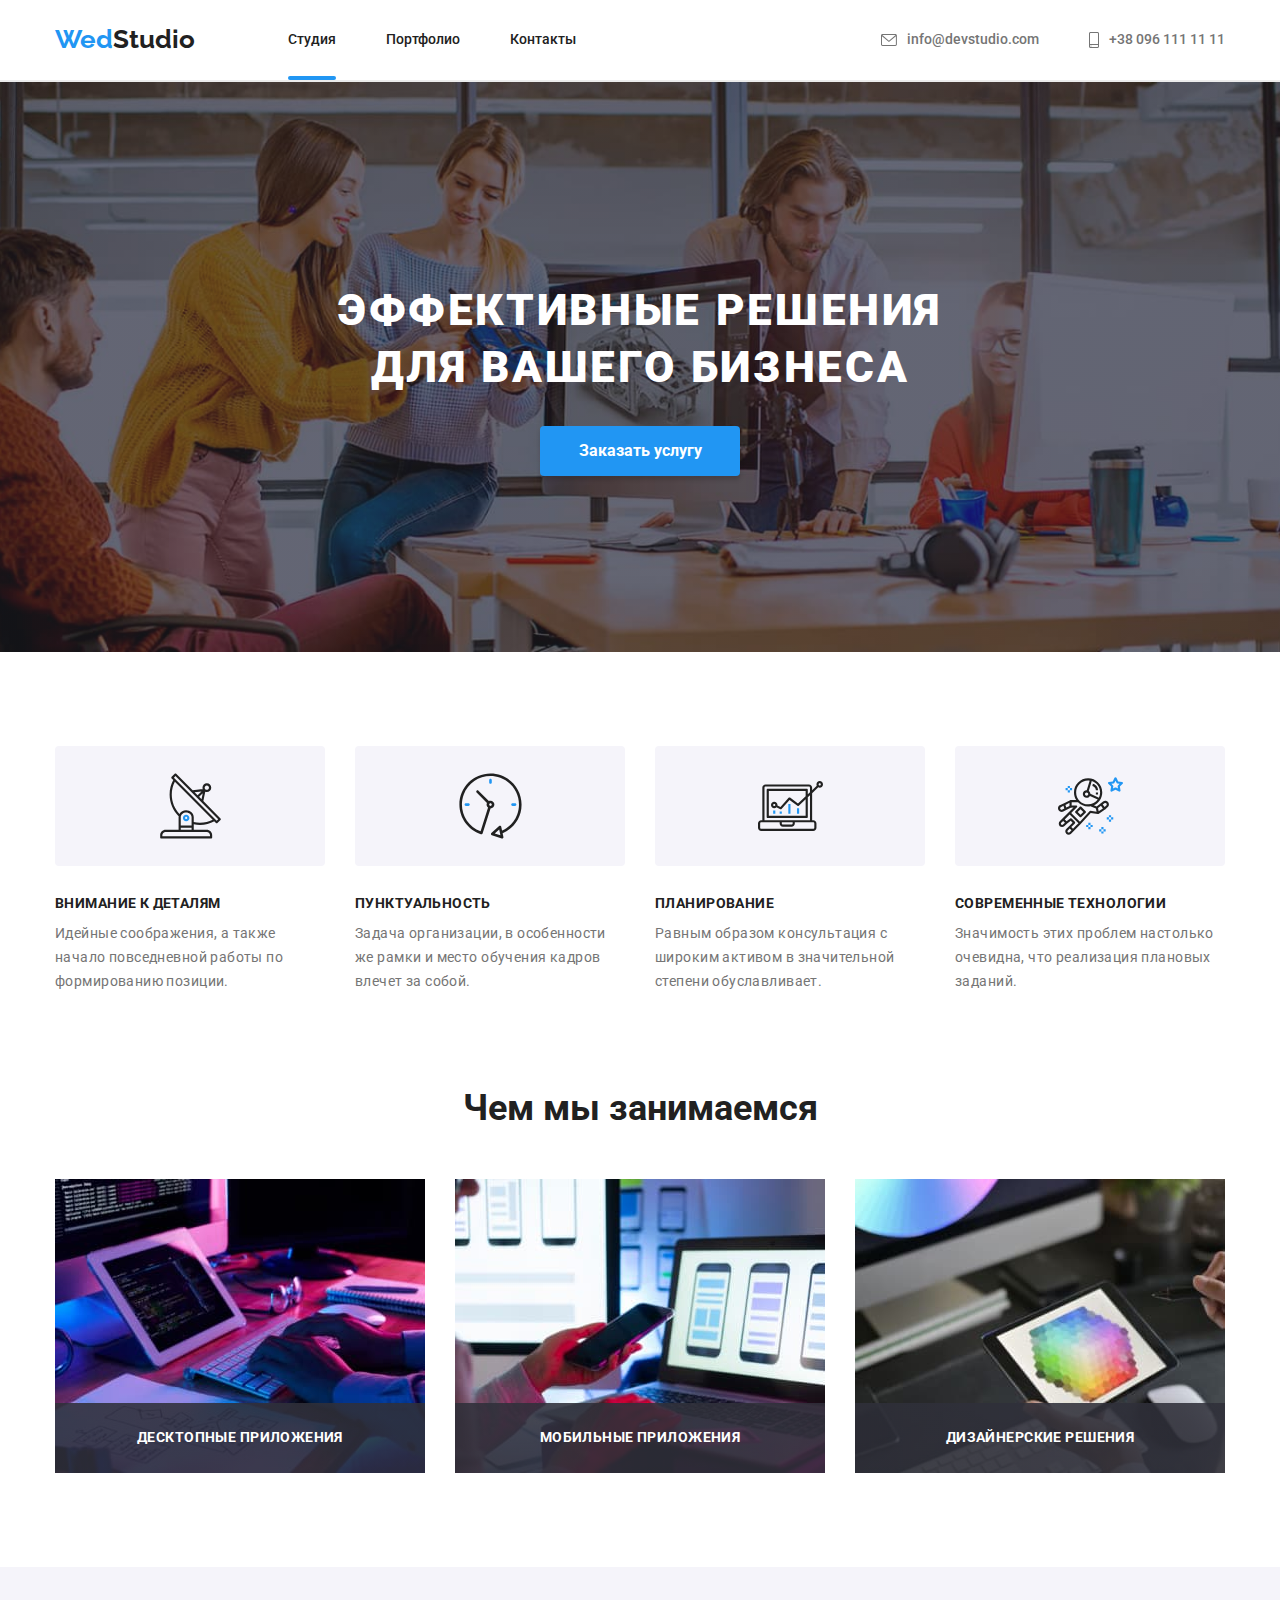
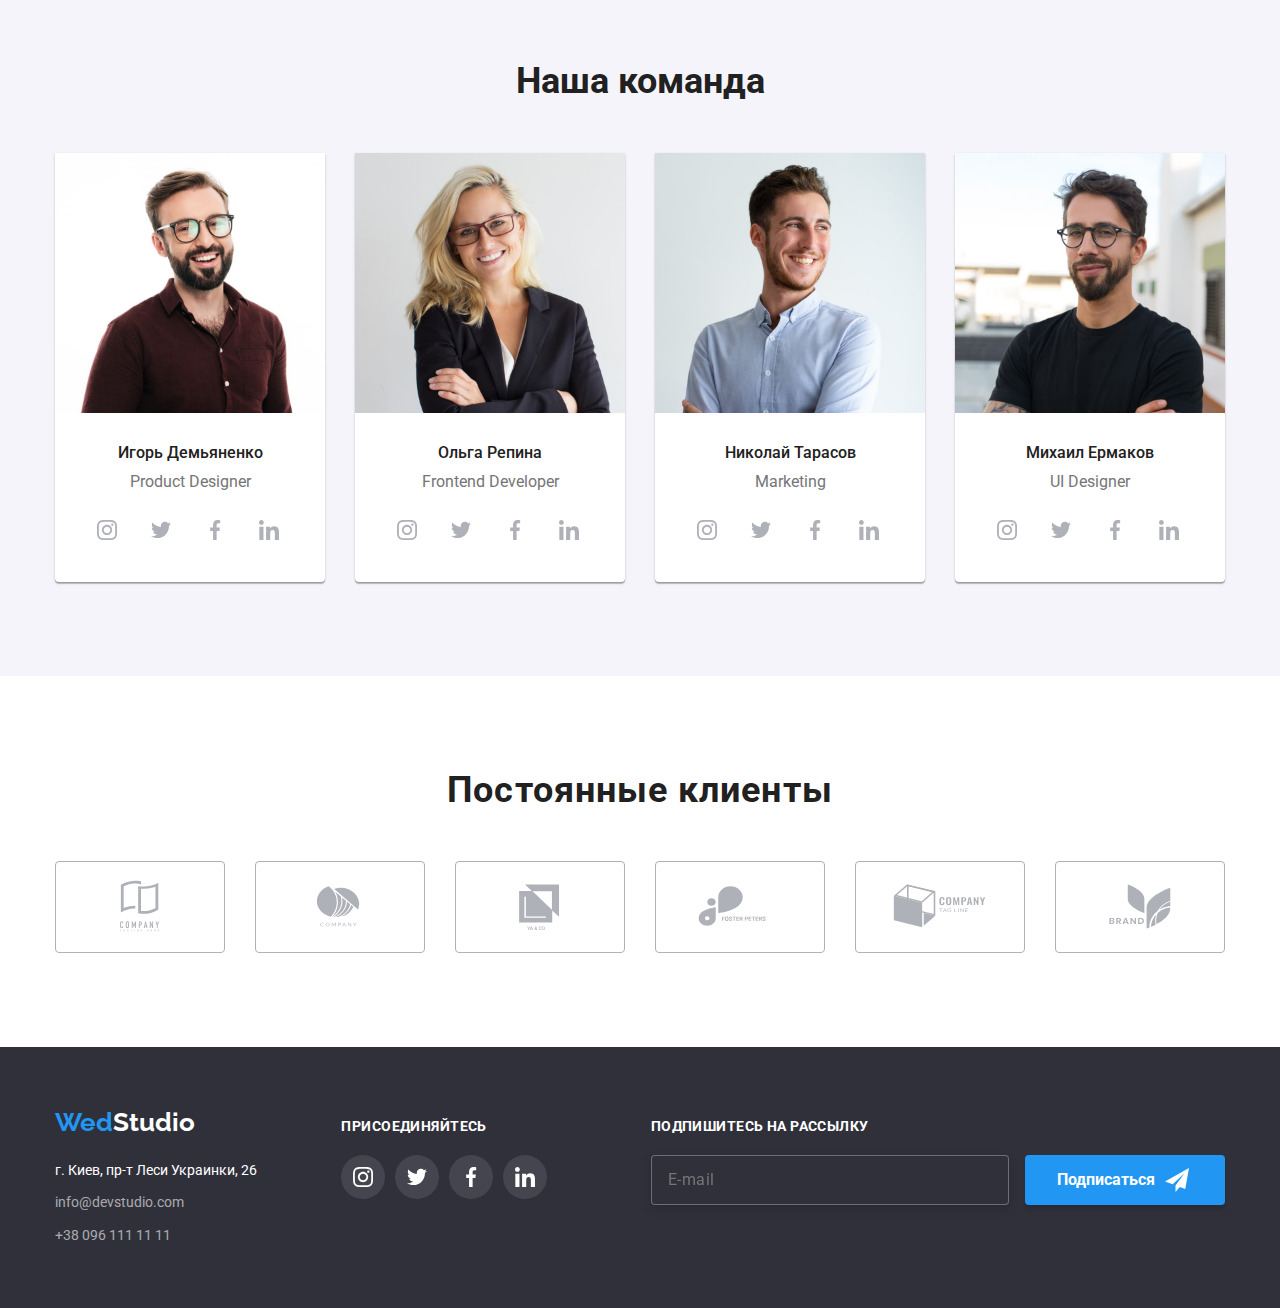
<file: index.html>
<!DOCTYPE html>
<html lang="ru">

<head>
    <meta charset="UTF-8">
    <meta http-equiv="X-UA-Compatible" content="IE=edge">
    <meta name="viewport" content="width=device-width, initial-scale=1.0">
    <title>Document</title>
    <link
        href="https://fonts.googleapis.com/css2?family=Raleway:wght@700&family=Roboto:wght@400;500;700;900&display=swap"
        rel="stylesheet">
    <link rel="stylesheet"
        href="https://cdnjs.cloudflare.com/ajax/libs/modern-normalize/1.1.0/modern-normalize.min.css">
    <link rel="stylesheet" href="./css/main.min.css">
</head>

<body>
    <header>
        <div class="container header-div">
            <nav class="div-nav">
                <a class="logo" href="index.html">Wed<span class="logo-header">Studio</span></a>
                <ul class="nav-list">
                    <li class="nav-list__item"><a class="nav-list-link nav-list-link--studio" href="./index.html">Студия</a></li>
                    <li class="nav-list__item"><a class="nav-list-link" href="./portfolio.html">Портфолио</a></li>
                    <li class="nav-list__item"><a class="nav-list-link" href="">Контакты</a></li>
                </ul>
            </nav>
            <ul class="contacts-list">
                <li class="contacts-list__item">
                <a class="contacts-list__link" href="mailto:info@devstudio.com">
                    <svg class="contacts-list__icon-envelope">
                        <use href="./images/symbol-defs.svg#icon-envelope"></use>
                    </svg>
                    info@devstudio.com
                </a>
                </li>
                <li class="contacts-list__item">
                <a class="contacts-list__link" href="tel:+380961111111">
                    <svg class="contacts-list__icon-smartphone">
                        <use href="./images/symbol-defs.svg#icon-smartphone"></use>
                    </svg>
                    +38 096 111 11 11
                </a>
                </li>
            </ul>
        </div>
        <div class="line"></div>
    </header>

    <main>
        <!--Герой-->
        <section class="hero-section">
            <div class="hero-container">
                <div class="hero-div">
                    <h1 class="hero-section__heading">Эффективные решения для вашего бизнеса</h1>
                    <button class="button" type="button" data-modal-open>Заказать услугу</button>
                </div>
            </div>
        </section>

        <!--Основное-->
        <section class="benefits-section">
            <div class="benefits-container">
                <ul class="benefits-list">
                    <li class="benefits-list__item">
                        <div class="benefits-list__background">
                        <svg class="benefits-list__icon">
                            <use href="./images/symbol-defs.svg#icon-antenna"></use>
                        </svg>
                        </div>
                        <h3 class="benefits-list__heading">Внимание к деталям</h3>
                        <p class="benefits-list__info">Идейные соображения, а также начало повседневной работы по формированию
                            позиции.</p>
                    </li>
        
                    <li class="benefits-list__item">
                        <div class="benefits-list__background">
                        <svg class="benefits-list__icon">
                            <use href="./images/symbol-defs.svg#icon-clock"></use>
                        </svg>
                        </div>
                        <h3 class="benefits-list__heading">Пунктуальность</h3>
                        <p class="benefits-list__info">Задача организации, в особенности же рамки и место обучения кадров влечет
                            за
                            собой.</p>
                    </li>
        
                    <li class="benefits-list__item">
                        <div class="benefits-list__background">
                        <svg class="benefits-list__icon">
                            <use href="./images/symbol-defs.svg#icon-diagram"></use>
                        </svg>
                        </div>
                        <h3 class="benefits-list__heading">Планирование</h3>
                        <p class="benefits-list__info">Равным образом консультация с широким активом в значительной степени
                            обуславливает.</p>
                    </li>
        
                    <li class="benefits-list__item">
                        <div class="benefits-list__background">
                        <svg class="benefits-list__icon">
                            <use href="./images/symbol-defs.svg#icon-astronaut"></use>
                        </svg>
                        </div>
                        <h3 class="benefits-list__heading">Современные технологии</h3>
                        <p class="benefits-list__info">Значимость этих проблем настолько очевидна, что реализация плановых
                            заданий.
                        </p>
                    </li>
                </ul>
            </div>
        </section>
        <!--Чем занимаемся-->
        <section class="about-us-section">
            <div class="about-us-container">
                <h2 class="about-us-section__heading">Чем мы занимаемся</h2>
                <ul class="examples-list">
                    <li class="examples-list__item">
                        <a href=""><img src="./images/img1.jpg" alt="Кодинг" width="370">
                        <p class="examples-list__name">Десктопные приложения</p>
                        </a>
                    </li>
                    <li class="examples-list__item">
                        <a href=""><img src="./images/img2.jpg" alt="Cтили" width="370">
                        <p class="examples-list__name">Мобильные приложения</p>
                        </a>
                    </li>
                    <li class="examples-list__item">
                        <a href=""><img src="./images/img3.jpg" alt="Мозги" width="370">
                        <p class="examples-list__name">Дизайнерские решения</p>
                        </a>
                    </li>
                </ul>
            </div>
        </section>

        <!--Команда-->
        <section class="team-section">
            <div class="team-container">
                <h2 class="team-section__heading">Наша команда</h2>
                <ul class="person-list">
                    <li class="person-list__item">
                        <article class="card">
                            <img src="./images/img11.jpg" alt="Сотрудник1" width="270">
                            <div class="card__content">
                                <h3 class="card__name">Игорь Демьяненко</h3>
                                <p class="card__position">Product Designer</p>
                            </div>
                            <ul class="social-list">
                                <li class="social-list__item">
                                    <a class="social-list__link" href="https://www.instagram.com/">
                                        <svg class="social-list__icon">
                                            <use href="./images/symbol-defs.svg#icon-instagram-second"></use>
                                        </svg>
                                    </a>
                                </li>
                                <li class="social-list__item">
                                    <a class="social-list__link" href="https://twitter.com/home?lang=uk">
                                        <svg class="social-list__icon">
                                            <use href=" ./images/symbol-defs.svg#icon-twitter"></use>
                                        </svg>
                                    </a>
                                </li>
                                <li class="social-list__item">
                                    <a class="social-list__link" href="https://www.facebook.com/">
                                        <svg class="social-list__icon">
                                            <use href="./images/symbol-defs.svg#icon-facebook"></use>
                                        </svg>
                                    </a>
                                </li>
                                <li class="social-list__item">
                                    <a class="social-list__link" href="https://www.linkedin.com/">
                                        <svg class="social-list__icon">
                                            <use href="./images/symbol-defs.svg#icon-linkedin-second"></use>
                                        </svg>
                                    </a>
                                </li>
                            </ul>
                        </article>
                    </li>
                    <li class="person-list__item">
                        <article class="card">
                            <img src="./images/img22.jpg" alt="Сотрудник2" width="270">
                            <div class="card__content">
                                <h3 class="card__name">Ольга Репина</h3>
                                <p class="card__position">Frontend Developer</p>
                            </div>
                            <ul class="social-list">
                                <li class="social-list__item">
                                    <a class="social-list__link" href="https://www.instagram.com/">
                                    <svg class="social-list__icon">
                                        <use href="./images/symbol-defs.svg#icon-instagram-second"></use>
                                    </svg>
                                    </a>
                                </li>
                                <li class="social-list__item">
                                    <a class="social-list__link" href="https://twitter.com/home?lang=uk">
                                    <svg class="social-list__icon">
                                        <use href="./images/symbol-defs.svg#icon-twitter"></use>
                                    </svg>
                                    </a>
                                </li>
                                <li class="social-list__item">
                                    <a class="social-list__link" href="https://www.facebook.com/">
                                    <svg class="social-list__icon">
                                        <use href="./images/symbol-defs.svg#icon-facebook"></use>
                                    </svg>
                                    </a>
                                </li>
                                <li class="social-list__item">
                                    <a class="social-list__link" href="https://www.linkedin.com/">
                                    <svg class="social-list__icon">
                                        <use href="./images/symbol-defs.svg#icon-linkedin-second"></use>
                                    </svg>
                                    </a>
                                </li>
                            </ul>
                        </article>
                    </li>
                    <li class="person-list__item">
                        <article class="card">
                            <img src="./images/img33.jpg" alt="Сотрудник3" width="270">
                            <div class="card__content">
                                <h3 class="card__name">Николай Тарасов</h3>
                                <p class="card__position">Marketing</p>
                            </div>
                            <ul class="social-list">
                                <li class="social-list__item">
                                    <a class="social-list__link" href="https://www.instagram.com/">
                                        <svg class="social-list__icon">
                                            <use href="./images/symbol-defs.svg#icon-instagram-second"></use>
                                        </svg>
                                    </a>
                                </li>
                                <li class="social-list__item">
                                    <a class="social-list__link" href="https://twitter.com/home?lang=uk">
                                        <svg class="social-list__icon">
                                            <use href=" ./images/symbol-defs.svg#icon-twitter"></use>
                                        </svg>
                                    </a>
                                </li>
                                <li class="social-list__item">
                                    <a class="social-list__link" href="https://www.facebook.com/">
                                        <svg class="social-list__icon">
                                            <use href="./images/symbol-defs.svg#icon-facebook"></use>
                                        </svg>
                                    </a>
                                </li>
                                <li class="social-list__item">
                                    <a class="social-list__link" href="https://www.linkedin.com/">
                                        <svg class="social-list__icon">
                                            <use href="./images/symbol-defs.svg#icon-linkedin-second"></use>
                                        </svg>
                                    </a>
                                </li>
                            </ul>
                        </article>
                    </li>
                    <li class="person-list__item">
                        <article class="card">
                            <img src="./images/img44.jpg" alt="Сотрудник4" width="270">
                            <div class="card__content">
                                <h3 class="card__name">Михаил Ермаков</h3>
                                <p class="card__position">UI Designer</p>
                            </div>
                            <ul class="social-list">
                                <li class="social-list__item">
                                    <a class="social-list__link" href="https://www.instagram.com/">
                                        <svg class="social-list__icon">
                                            <use href="./images/symbol-defs.svg#icon-instagram-second"></use>
                                        </svg>
                                    </a>
                                </li>
                                <li class="social-list__item">
                                    <a class="social-list__link" href="https://twitter.com/home?lang=uk">
                                        <svg class="social-list__icon">
                                            <use href=" ./images/symbol-defs.svg#icon-twitter"></use>
                                        </svg>
                                    </a>
                                </li>
                                <li class="social-list__item">
                                    <a class="social-list__link" href="https://www.facebook.com/">
                                        <svg class="social-list__icon">
                                            <use href="./images/symbol-defs.svg#icon-facebook"></use>
                                        </svg>
                                    </a>
                                </li>
                                <li class="social-list__item">
                                    <a class="social-list__link" href="https://www.linkedin.com/">
                                        <svg class="social-list__icon">
                                            <use href="./images/symbol-defs.svg#icon-linkedin-second"></use>
                                        </svg>
                                    </a>
                                </li>
                            </ul>
                        </article>
                    </li>
                </ul>
            </div>
        </section>

        <section class="clients-section">
            <div class="clients-container">
            <h2 class="clients-section__heading">Постоянные клиенты</h2>
            <ul class="clients-list">
                <li class="clients-list__item"> 
                    <a class="clients-list__link" href="">
                <svg class="clients-list__icon">
                   <use href="./images/symbol-defs.svg#icon-logo-first"></use>
                   </svg> 
                    </a>
                </li>
                <li class="clients-list__item">
                    <a class="clients-list__link" href="">
                <svg class="clients-list__icon">
                    <use href="./images/symbol-defs.svg#icon-logo-down-two"></use>
                </svg>
                    </a>
                </li>
                <li class="clients-list__item">
                    <a class="clients-list__link" href="">
                <svg class="clients-list__icon">
                    <use href="./images/symbol-defs.svg#icon-logo-six"></use>
                </svg>
                    </a>
                </li>
                <li class="clients-list__item">
                    <a class="clients-list__link" href="">
                <svg class="clients-list__icon">
                    <use href="./images/symbol-defs.svg#icon-logo-thirth"></use>
                </svg>
                    </a>
                </li>
                <li class="clients-list__item">
                    <a class="clients-list__link" href="">
                <svg class="clients-list__icon">
                    <use href="./images/symbol-defs.svg#icon-logo-four"></use>
                </svg>
                    </a>
                </li>
                <li class="clients-list__item">
                    <a class="clients-list__link" href="">
                <svg class="clients-list__icon">
                    <use href="./images/symbol-defs.svg#icon-logo-down"></use>
                </svg>
                    </a>
                </li>
            </ul>
            </div>
        </section>
    </main>

    <footer class="footer-section">
        <div class="footer-container">
            <div class="footer-flex">
            <div class="adress-flex">
            <div class="div-logo">
                <a class="logo" href="index.html">Wed<span class="logo-footer">Studio</span></a>
            </div>
            <address class="footer-adress">
                <p class="footer-adress__adress"> г. Киев, пр-т Леси Украинки, 26 <br></p>
                <a class="footer-adress__mail" href="mailto:info@devstudio.com">info@devstudio.com</a>
                <a class="footer-adress__tel" href="tel:+380961111111">+38 096 111 11 11</a>
            </address>
            </div>
            <div class="social-flex">
            <h3 class="footer-heading">Присоединяйтесь</h3>
            <ul class="social-footer-list">
                <li class="social-footer-list__item">
                    <a class="social-footer-list__link" href="">
                <svg class="social-footer-list__icon" width="20px" height="20px">
                    <use href="./images/symbol-defs.svg#icon-instagram"></use>
                </svg>
                    </a>
                </li>
                <li class="social-footer-list__item">
                    <a class="social-footer-list__link" href="">
                <svg class="social-footer-list__icon" width="20px" height="20px">
                    <use href="./images/symbol-defs.svg#icon-twitter-second"></use>
                </svg>
                    </a>
                </li>
                <li class="social-footer-list__item">
                    <a class="social-footer-list__link" href="">
                <svg class="social-footer-list__icon" width="20px" height="20px">
                    <use href="./images/symbol-defs.svg#icon-facebook-second"></use>
                </svg>
                    </a>
                </li>
                <li class="social-footer-list__item">
                    <a class="social-footer-list__link" href="">
                <svg class="social-footer-list__icon" width="20px" height="20px">
                    <use href="./images/symbol-defs.svg#icon-linkedin"></use>
                </svg>
                    </a>
                </li>
            </ul>
            </div>
            <div>
            <h3 class="footer-heading">Подпишитесь на рассылку</h3>
            <form autocomplete="off" method="POST">
                <label>
                    <input class="input-footer" name="mail" type="email" placeholder="E-mail" value="" >
                </label>
                <button class="button-footer" type="submit">
                    <div class="button-flex">
                    <span>Подписаться</span>
                    <svg class="button-icon" width="24px" height="24px">
                        <use href="./images/symbol-defs.svg#icon-icon-send"></use>
                    </svg>
                    </div>
                </button>
            </form>  
            </div>
            </div>
        </div>
    </footer>

    <div class="backdrop is-hidden" data-modal>
    <div class="modal">
        <button class="button-close" type="button" data-modal-close>
        <svg width="18px" height="18px">
            <use href="./images/symbol-defs.svg#icon-x"></use>
        </svg>
        </button>
        <h2 class="modal__heading">Оставьте свои данные, мы вам перезвоним</h2>
<form>
    <div class="div-form">
        <label class="modal-label" for="name"> <span class="span">Имя</span> </label>
        <input class="input" type="text" name="name" id="name">
        <svg class="icon" width="18px" height="18px">
            <use href="./images/symbol-defs.svg#icon-person-black"></use>
        </svg>
    </div>
    <div class="div-form">
        <label class="modal-label" for="mail"> <span class="span">Почта</span> </label>
        <input class="input" type="email" name="mail" id="mail">
        <svg class="icon" width="18px" height="18px">
            <use href="./images/symbol-defs.svg#icon-email-black"></use>
        </svg>
    </div>
    <div class="div-form">
        <label class="modal-label" for="tel"> <span class="span">Телефон</span> </label>
        <input class="input" type="tel" name="tel" id="tel">
        <svg class="icon" width="18px" height="18px">
            <use href="./images/symbol-defs.svg#icon-phone-black"></use>
        </svg>
    </div>
    <div class="div-form">
        <label class="modal-label" for="comment"> <span class="span">Комментарий</span></label>
        <textarea class="textarea" name="comment" id="comment" cols="" rows="5" placeholder="Введите текст"></textarea>
    </div>
    <div class="checkbox-flex">
        <label class="checkbox-label" for="agree">
        <input class="checkbox" type="checkbox" name="agree" id="agree">
        <span class="icon-checkbox"></span>
        <p class="agree-text">Соглашаюсь с рассылкой и принимаю <a class="modal-link" href="">Условия договора</a></p>
        </label>
    </div>
    <button class="modal-button" type="submit">Отправить</button>
</form>
    </div>
    </div>

    <script src="./js/modal.js"></script>
</body>
</html>
</file>
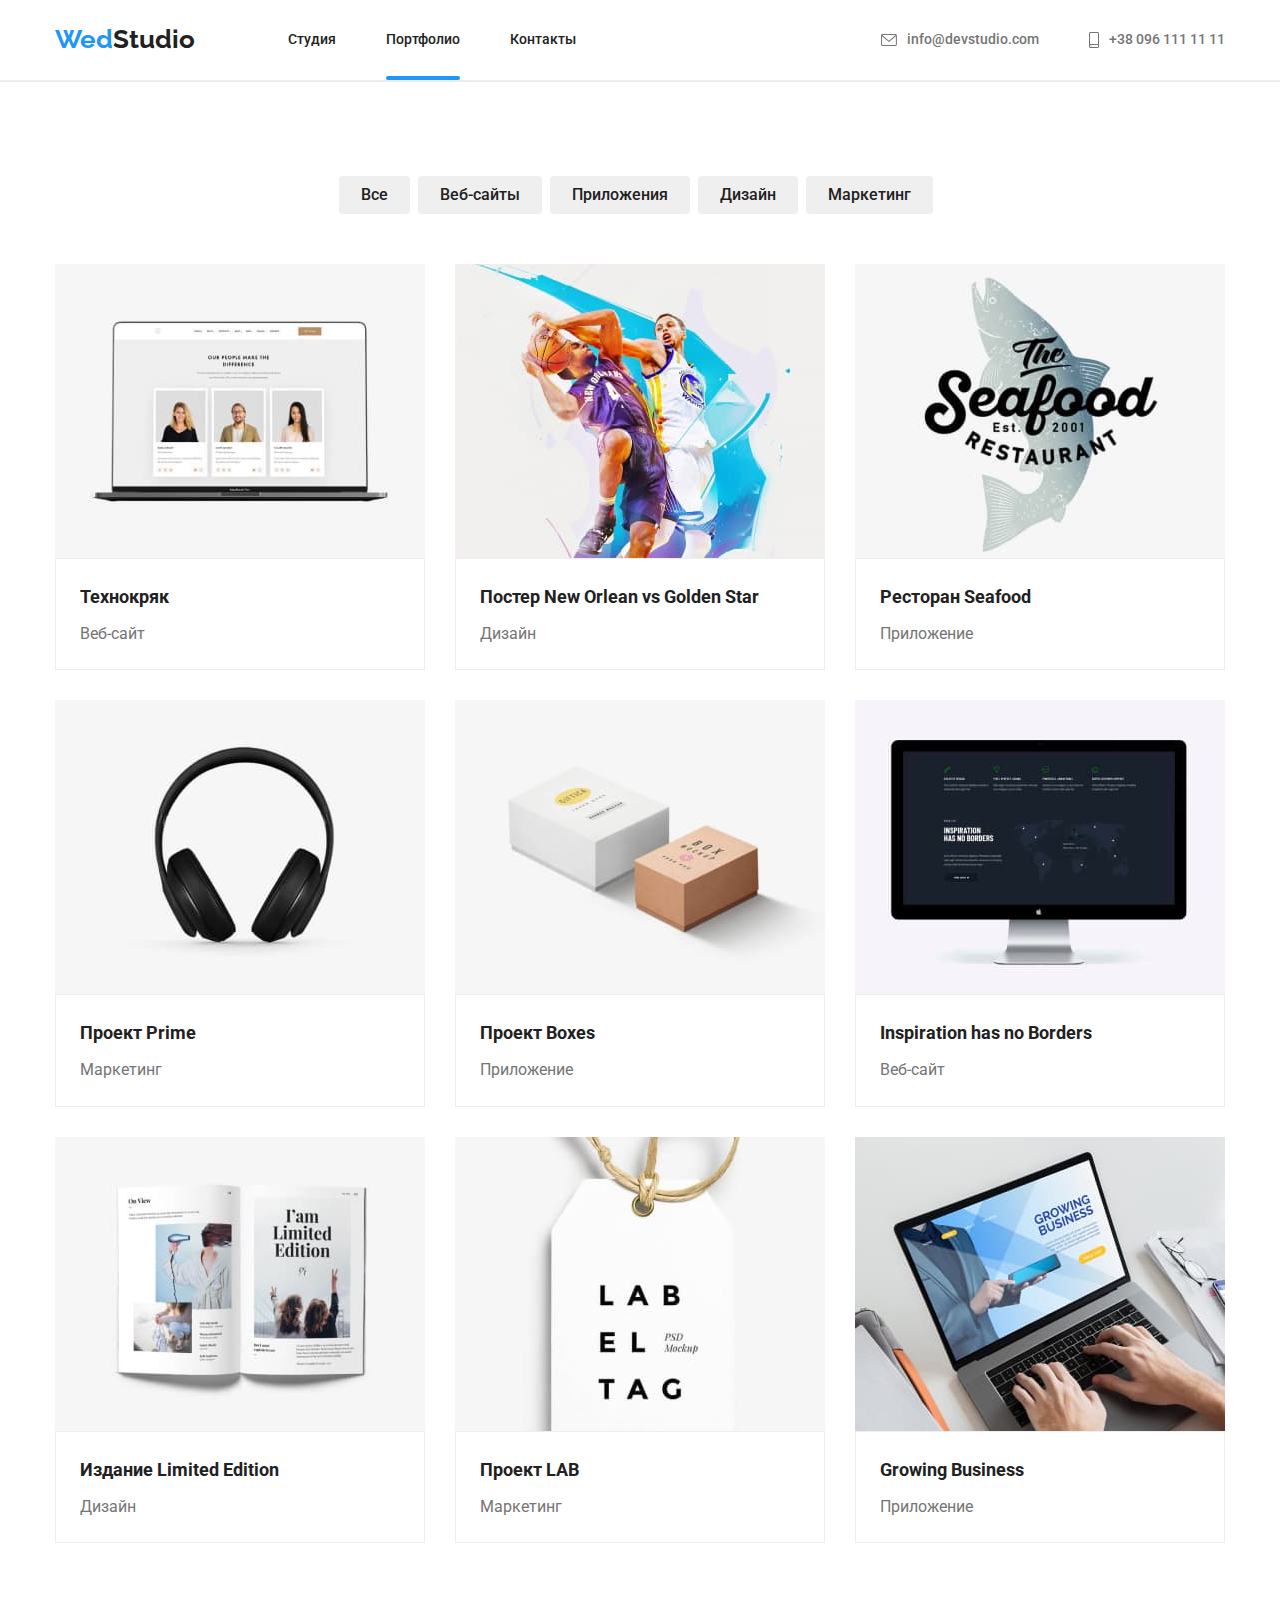
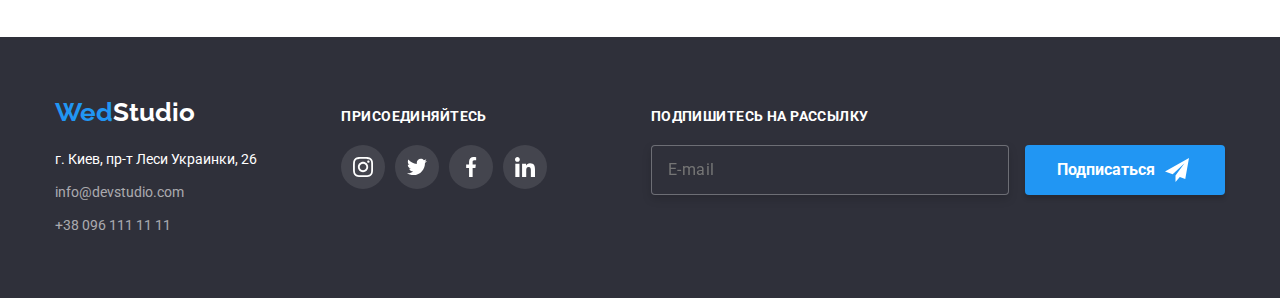
<file: portfolio.html>
<!DOCTYPE html>
<html lang="ru">

<head>
    <meta charset="UTF-8">
    <meta http-equiv="X-UA-Compatible" content="IE=edge">
    <meta name="viewport" content="width=device-width, initial-scale=1.0">
    <title>Document</title>
    <link
        href="https://fonts.googleapis.com/css2?family=Raleway:wght@700&family=Roboto:wght@400;500;700;900&display=swap"
        rel="stylesheet">
    <link rel="stylesheet"
        href="https://cdnjs.cloudflare.com/ajax/libs/modern-normalize/1.1.0/modern-normalize.min.css">
    <link rel="stylesheet" href="./css/main.min.css">

</head>

<body>
    <header>
        <div class="container header-div">
            <nav class="div-nav">
                <a class="logo" href="index.html">Wed<span class="logo-header">Studio</span></a>
                <ul class="nav-list">
                    <li class="nav-list__item"><a class="nav-list-link" href="./index.html">Студия</a></li>
                    <li class="nav-list__item"><a class="nav-list-link nav-list-link--portfolio" href="./portfolio.html">Портфолио</a></li>
                    <li class="nav-list__item"><a class="nav-list-link" href="">Контакты</a></li>
                </ul>
            </nav>
            <ul class="contacts-list">
                <li class="contacts-list__item">
                    <a class="contacts-list__link" href="mailto:info@devstudio.com">
                        <svg class="contacts-list__icon-envelope">
                            <use href="./images/symbol-defs.svg#icon-envelope"></use>
                        </svg>
                        info@devstudio.com
                    </a>
                </li>
                <li class="contacts-list__item">
                    <a class="contacts-list__link" href="tel:+380961111111">
                        <svg class="contacts-list__icon-smartphone">
                            <use href="./images/symbol-defs.svg#icon-smartphone"></use>
                        </svg>
                        +38 096 111 11 11
                    </a>
                </li>
            </ul>
        </div>
        <div class="line"></div>
    </header>
    <main>
        <section class="portfolio">
            <div class="portfolio-buttons-container">
                <h1 class="for-me">Основа</h1>
                <ul class="buttons-list">
                    <li class="buttons-list__item"><button class="buttons-list__button" type="button">Все</button></li>
                    <li class="buttons-list__item"><button class="buttons-list__button" type="button">Веб-сайты</button></li>
                    <li class="buttons-list__item"><button class="buttons-list__button" type="button">Приложения</button></li>
                    <li class="buttons-list__item"><button class="buttons-list__button" type="button">Дизайн</button></li>
                    <li class="buttons-list__item"><button class="buttons-list__button" type="button">Маркетинг</button></li>
                </ul>
            </div>
            <div class="product-container">
                <ul class="product-list">
                    <li class="product-list__item">
                        <article class="product">
                            <div class="product__thumb">
                            <img src="./images/techno.jpg" alt="Веб-сайт" width="370">
                            <p class="product__overview">Ресурс предлагает комплексные предложения с разным уровнем функционала и сервисов. Все это позволит
                                посетителю получить
                                исчерпывающие сведения
                                о компании или частном лице.</p>
                            </div>
                            <div class="product__content">
                                <h2 class="product__name">Технокряк</h2>
                                <p class="product__type">Веб-сайт</p>
                            </div>
                        </article>
                    </li>
                    <li class="product-list__item">
                        <article class="product">
                            <div class="product__thumb">
                            <img src="./images/poster.jpg" alt="Дизайн" width="370">
                            <p class="product__overview">Ресурс предлагает комплексные предложения с разным уровнем функционала и сервисов. Все это позволит посетителю получить
                            исчерпывающие сведения
                            о компании или частном лице.</p>
                            </div>
                            <div class="product__content">
                                <h2 class="product__name">Постер New Orlean vs Golden Star</h2>
                                <p class="product__type">Дизайн</p>
                            </div>
                        </article>
                    </li>
                    <li class="product-list__item">
                        <article class="product">
                            <div class="product__thumb">
                            <img src="./images/rest.jpg" alt="Приложение" width="370">
                            <p class="product__overview">Ресурс предлагает комплексные предложения с разным уровнем функционала и сервисов. Все это позволит посетителю
                                получить
                                исчерпывающие сведения
                                о компании или частном лице.</p>
                            </div>
                            <div class="product__content">
                                <h2 class="product__name">Ресторан Seafood</h2>
                                <p class="product__type">Приложение</p>
                            </div>
                        </article>
                    </li>
                    <li class="product-list__item">
                        <article class="product">
                            <div class="product__thumb">
                            <img src="./images/project.jpg" alt="Маркетинг" width="370">
                            <p class="product__overview">Ресурс предлагает комплексные предложения с разным уровнем функционала и сервисов. Все это позволит посетителю
                                получить
                                исчерпывающие сведения
                                о компании или частном лице.</p>
                            </div>
                            <div class="product__content">
                                <h2 class="product__name">Проект Prime</h2>
                                <p class="product__type">Маркетинг</p>
                            </div>
                        </article>
                    </li>
                    <li class="product-list__item">
                        <article class="product">
                            <div class="product__thumb">
                            <img src="./images/boxes.jpg" alt="Приложение" width="370">
                            <p class="product__overview">Ресурс предлагает комплексные предложения с разным уровнем функционала и сервисов. Все это позволит посетителю
                                получить
                                исчерпывающие сведения
                                о компании или частном лице.</p>
                            </div>
                            <div class="product__content">
                                <h2 class="product__name">Проект Boxes</h2>
                                <p class="product__type">Приложение</p>
                            </div>
                        </article>
                    </li>
                    <li class="product-list__item">
                        <article class="product">
                            <div class="product__thumb">
                            <img src="./images/inspiration.jpg" alt="Веб-сайт" width="370">
                            <p class="product__overview">Ресурс предлагает комплексные предложения с разным уровнем функционала и сервисов. Все это позволит посетителю
                                получить
                                исчерпывающие сведения
                                о компании или частном лице.</p>
                            </div>
                            <div class="product__content">
                                <h2 class="product__name">Inspiration has no Borders</h2>
                                <p class="product__type">Веб-сайт</p>
                            </div>
                        </article>
                    </li>
                    <li class="product-list__item">
                        <article class="product">
                            <div class="product__thumb">
                            <img src="./images/edition.jpg" alt="Дизайн" width="370">
                            <p class="product__overview">Ресурс предлагает комплексные предложения с разным уровнем функционала и сервисов. Все это позволит посетителю
                                получить
                                исчерпывающие сведения
                                о компании или частном лице.</p>
                            </div>
                            <div class="product__content">
                                <h2 class="product__name">Издание Limited Edition</h2>
                                <p class="product__type">Дизайн</p>
                            </div>
                        </article>
                    </li>
                    <li class="product-list__item">
                        <article class="product">
                            <div class="product__thumb">
                            <img src="./images/lab.jpg" alt="Маркетинг" width="370">
                            <p class="product__overview">Ресурс предлагает комплексные предложения с разным уровнем функционала и сервисов. Все это позволит посетителю
                                получить
                                исчерпывающие сведения
                                о компании или частном лице.</p>
                            </div>
                            <div class="product__content">
                                <h2 class="product__name">Проект LAB</h2>
                                <p class="product__type">Маркетинг</p>
                            </div>
                        </article>
                    </li>
                    <li class="product-list__item">
                        <article class="product">
                            <div class="product__thumb">
                            <img src="./images/busines.jpg" alt="Приложение" width="370">
                            <p class="product__overview">Ресурс предлагает комплексные предложения с разным уровнем функционала и сервисов. Все это позволит посетителю
                                получить
                                исчерпывающие сведения
                                о компании или частном лице.</p>
                            </div>
                            <div class="product__content">
                                <h2 class="product__name">Growing Business</h2>
                                <p class="product__type">Приложение</p>
                            </div>
                        </article>
                    </li>
                </ul>
            </div>
        </section>
    </main>
    <footer class="footer-section">
        <div class="footer-container">
            <div class="footer-flex">
                <div class="adress-flex">
                    <div class="div-logo">
                        <a class="logo" href="index.html">Wed<span class="logo-footer">Studio</span></a>
                    </div>
                    <address class="footer-adress">
                        <p class="footer-adress__adress"> г. Киев, пр-т Леси Украинки, 26 <br></p>
                        <a class="footer-adress__mail" href="mailto:info@devstudio.com">info@devstudio.com</a>
                        <a class="footer-adress__tel" href="tel:+380961111111">+38 096 111 11 11</a>
                    </address>
                </div>
                <div class="social-flex">
                    <h3 class="footer-heading">Присоединяйтесь</h3>
                    <ul class="social-footer-list">
                        <li class="social-footer-list__item">
                            <a class="social-footer-list__link" href="">
                                <svg class="social-footer-list__icon" width="20px" height="20px">
                                    <use href="./images/symbol-defs.svg#icon-instagram"></use>
                                </svg>
                            </a>
                        </li>
                        <li class="social-footer-list__item">
                            <a class="social-footer-list__link" href="">
                                <svg class="social-footer-list__icon" width="20px" height="20px">
                                    <use href="./images/symbol-defs.svg#icon-twitter-second"></use>
                                </svg>
                            </a>
                        </li>
                        <li class="social-footer-list__item">
                            <a class="social-footer-list__link" href="">
                                <svg class="social-footer-list__icon" width="20px" height="20px">
                                    <use href="./images/symbol-defs.svg#icon-facebook-second"></use>
                                </svg>
                            </a>
                        </li>
                        <li class="social-footer-list__item">
                            <a class="social-footer-list__link" href="">
                                <svg class="social-footer-list__icon" width="20px" height="20px">
                                    <use href="./images/symbol-defs.svg#icon-linkedin"></use>
                                </svg>
                            </a>
                        </li>
                    </ul>
                </div>
                <div>
                    <h3 class="footer-heading">Подпишитесь на рассылку</h3>
                    <form autocomplete="off" method="POST">
                        <label>
                            <input class="input-footer" name="mail" type="email" placeholder="E-mail" value="">
                        </label>
                        <button class="button-footer" type="submit">
                            <div class="button-flex">
                                <span>Подписаться</span>
                                <svg class="button-icon" width="24px" height="24px">
                                    <use href="./images/symbol-defs.svg#icon-icon-send"></use>
                                </svg>
                            </div>
                        </button>
                    </form>
                </div>
            </div>
        </div>
    </footer>
</body>

</html>
</file>
<file: css/main.min.css>
ul{list-style:none;margin:0px}body{font-family:Roboto,Railway,sans-serif;color:var(--color-text);background-color:var(--background-main)}h1,h2,h3,h4,h5,h6,p{margin:0px}a{text-decoration:none}img{display:block;max-width:100%}:root{--background-footer: #2F303A;--background-header: #FFFFFF;--background-main: #FFFFFF;--background-secondmain: #F5F4FA;--color-h: #212121;--color-text: #757575;--accent: #2196F3}.logo{display:block;font-family:"Raleway";font-style:normal;font-weight:700;font-size:26px;line-height:1.2;color:#2196f3}.logo-header{font-family:"Raleway";font-style:normal;font-weight:700;font-size:26px;line-height:1.2;color:#212121}.logo-footer{font-family:"Raleway";font-style:normal;font-weight:700;font-size:26px;line-height:1.2;color:#fff}.container{width:1200px;margin-left:auto;margin-right:auto;padding-left:15px;padding-right:15px}.header-div{display:-webkit-box;display:-ms-flexbox;display:flex;-webkit-box-align:center;-ms-flex-align:center;align-items:center;-webkit-box-pack:justify;-ms-flex-pack:justify;justify-content:space-between}.div-nav{display:-webkit-box;display:-ms-flexbox;display:flex;-webkit-box-align:center;-ms-flex-align:center;align-items:center}.nav-list{padding:0;margin:0;display:-webkit-box;display:-ms-flexbox;display:flex}.nav-list__item{margin-right:50px}.nav-list__item:first-child{margin-left:93px}.nav-list-link{display:block;font-weight:500;font-size:14px;line-height:1.14;color:#212121;padding-top:32px;padding-bottom:32px;position:relative;-webkit-transition-property:color;transition-property:color;-webkit-transition-duration:250ms;transition-duration:250ms;-webkit-transition-timing-function:cubic-bezier(0.4, 0, 0.2, 1);transition-timing-function:cubic-bezier(0.4, 0, 0.2, 1)}.nav-list-link:hover,.nav-list-link:focus{color:#2196f3}.nav-list-link--studio::after{content:"";display:block;width:100%;height:4px;background-color:#2196f3;border-radius:2px;position:absolute;bottom:0;-webkit-transition:width 250ms cubic-bezier(0.4, 0, 0.2, 1);transition:width 250ms cubic-bezier(0.4, 0, 0.2, 1)}.nav-list-link--portfolio::after{content:"";display:block;width:100%;height:4px;background-color:#2196f3;border-radius:2px;position:absolute;bottom:0;-webkit-transition:width 250ms cubic-bezier(0.4, 0, 0.2, 1);transition:width 250ms cubic-bezier(0.4, 0, 0.2, 1)}.contacts-list{display:-webkit-box;display:-ms-flexbox;display:flex;-webkit-box-align:center;-ms-flex-align:center;align-items:center}.contacts-list__item{margin-left:50px}.contacts-list__link{display:-webkit-box;display:-ms-flexbox;display:flex;-webkit-box-align:center;-ms-flex-align:center;align-items:center;font-weight:500;font-size:14px;line-height:1.14;color:var(--color-text);fill:var(--color-text);-webkit-transition-property:color,fill;transition-property:color,fill;-webkit-transition-duration:250ms;transition-duration:250ms;-webkit-transition-timing-function:cubic-bezier(0.4, 0, 0.2, 1);transition-timing-function:cubic-bezier(0.4, 0, 0.2, 1)}.contacts-list__link:hover,.contacts-list__link:focus{color:#2196f3;fill:#2196f3}.contacts-list__icon-envelope{width:16px;height:12px;margin-right:10px}.contacts-list__icon-smartphone{width:10px;height:16px;margin-right:10px}.line{max-width:1600px;height:0;margin-left:auto;margin-right:auto;border:1px solid #ececec}.hero-section{padding-top:200px;padding-bottom:200px;background-color:var(--background-footer);max-width:1600px;height:570px;margin-left:auto;margin-right:auto;background-image:-webkit-gradient(linear, left top, right top, from(rgba(47, 48, 58, 0.4)), to(rgba(47, 48, 58, 0.4))),url("../images/hero.jpg");background-image:linear-gradient(to right, rgba(47, 48, 58, 0.4), rgba(47, 48, 58, 0.4)),url("../images/hero.jpg");background-size:cover;background-position:center;background-repeat:no-repeat}.hero-container{width:1200px;margin-left:auto;margin-right:auto;padding-left:15px;padding-right:15px}.hero-div{text-align:center}.hero-section__heading{font-weight:900;font-size:44px;line-height:1.3;letter-spacing:.06em;color:var(--background-main);text-transform:uppercase;width:696px;margin-left:auto;margin-right:auto;margin-bottom:30px}.button{display:inline-block;padding:10px 32px;min-width:200px;height:50px;border:rgba(0,0,0,0);-webkit-box-shadow:0px 4px 4px rgba(0,0,0,.15);box-shadow:0px 4px 4px rgba(0,0,0,.15);border-radius:4px;font-family:"Roboto";font-style:normal;font-weight:700;font-size:16px;line-height:1.9;background-color:#2196f3;color:#fff;cursor:pointer}.benefits-section{padding-top:94px}.benefits-container{width:1200px;margin-left:auto;margin-right:auto;padding-left:15px;padding-right:15px}.benefits-list{padding:0;margin:0;display:-webkit-box;display:-ms-flexbox;display:flex;margin-left:-30px}.benefits-list__item{margin-left:30px;text-align:left;width:270px}.benefits-list__background{background:#f5f4fa;border-radius:4px;display:-webkit-box;display:-ms-flexbox;display:flex;height:120px;margin-bottom:30px;-webkit-box-align:center;-ms-flex-align:center;align-items:center;-webkit-box-pack:center;-ms-flex-pack:center;justify-content:center}.benefits-list__icon{display:block;width:65px;height:70px}.benefits-list__heading{font-weight:700;font-size:14px;line-height:1.14;color:var(--color-h);text-transform:uppercase;letter-spacing:.03em}.benefits-list__info{font-size:14px;line-height:1.71;color:var(--color-text);letter-spacing:.03em;margin-top:10px}.about-us-section{padding-top:94px;padding-bottom:94px}.about-us-section__heading{font-weight:700;font-size:36px;line-height:1.16;text-align:center;color:var(--color-h)}.about-us-container{width:1200px;margin-left:auto;margin-right:auto;padding-left:15px;padding-right:15px}.examples-list{margin:0;padding:0;display:-webkit-box;display:-ms-flexbox;display:flex;margin-left:-30px}.examples-list__item{margin-left:30px;margin-top:50px;position:relative}.examples-list__name{font-style:normal;font-weight:700;font-size:14px;line-height:1.14;text-align:center;letter-spacing:.03em;text-transform:uppercase;color:#fff;background:rgba(47,48,58,.8);background-image:-webkit-gradient(linear, left top, right top, from(rgba(47, 48, 58, 0.4)), to(rgba(47, 48, 58, 0.4)));background-image:linear-gradient(to right, rgba(47, 48, 58, 0.4), rgba(47, 48, 58, 0.4));position:absolute;bottom:0;width:100%;height:70px;padding-top:27px;padding-bottom:27px}.team-section{background-color:var(--background-secondmain);padding-bottom:94px;padding-top:94px}.team-section__heading{font-weight:700;font-size:36px;line-height:1.16;text-align:center;color:var(--color-h)}.team-container{width:1200px;margin-left:auto;margin-right:auto;padding-left:15px;padding-right:15px}.person-list{margin:0;padding:0;display:-webkit-box;display:-ms-flexbox;display:flex;margin-left:-30px}.person-list__item{margin-left:30px;margin-top:50px}.card{background:#fff;-webkit-box-shadow:0px 1px 3px rgba(0,0,0,.12),0px 1px 1px rgba(0,0,0,.14),0px 2px 1px rgba(0,0,0,.2);box-shadow:0px 1px 3px rgba(0,0,0,.12),0px 1px 1px rgba(0,0,0,.14),0px 2px 1px rgba(0,0,0,.2);border-radius:0px 0px 4px 4px}.card__content{padding:30px,59px,0px,30px}.card__name{font-weight:500;font-size:16px;line-height:1.2;color:var(--color-h);text-align:center;margin-bottom:10px;margin-top:30px}.card__position{font-size:16px;line-height:1.2;color:var(--color-text);text-align:center;margin-bottom:16px}.social-list{padding:0;margin:0;display:-webkit-box;display:-ms-flexbox;display:flex}.social-list__item{width:44px;height:44px;border-radius:50%;margin-bottom:30px;margin-right:10px}.social-list__item:first-child{margin-left:30px}.social-list__icon{width:20px;height:20px}.social-list__link{display:-webkit-box;display:-ms-flexbox;display:flex;-webkit-box-pack:center;-ms-flex-pack:center;justify-content:center;-webkit-box-align:center;-ms-flex-align:center;align-items:center;padding:0;border:none;border-radius:50%;width:44px;height:44px;fill:#afb1b8;-webkit-transition-property:background-color,fill;transition-property:background-color,fill;-webkit-transition-duration:250ms;transition-duration:250ms;-webkit-transition-timing-function:cubic-bezier(0.4, 0, 0.2, 1);transition-timing-function:cubic-bezier(0.4, 0, 0.2, 1)}.social-list__link:hover,.social-list__link:focus{fill:#fff;color:#fff;background-color:#2196f3}.clients-section{padding-top:94px;padding-bottom:94px}.clients-container{width:1200px;margin-left:auto;margin-right:auto;padding-left:15px;padding-right:15px}.clients-section__heading{font-weight:700;font-size:36px;line-height:1.16;text-align:center;letter-spacing:.03em;color:#212121;margin-bottom:50px}.clients-list{margin:0;padding:0;display:-webkit-box;display:-ms-flexbox;display:flex;margin-left:-30px}.clients-list__item{margin-left:30px}.clients-list__icon{padding:16px 32px;width:170px;height:92px}.clients-list__link{outline:none;display:-webkit-box;display:-ms-flexbox;display:flex;-webkit-box-pack:center;-ms-flex-pack:center;justify-content:center;-webkit-box-align:center;-ms-flex-align:center;align-items:center;padding:0;width:170px;height:92px;border:1px solid #afb1b8;border-radius:4px;fill:#afb1b8;-webkit-transition-property:border-color,fill;transition-property:border-color,fill;-webkit-transition-duration:250ms;transition-duration:250ms;-webkit-transition-timing-function:cubic-bezier(0.4, 0, 0.2, 1);transition-timing-function:cubic-bezier(0.4, 0, 0.2, 1)}.clients-list__link:hover,.clients-list__link:focus{fill:#2196f3;border-color:#2196f3}.footer-section{background-color:var(--background-footer);padding-bottom:60px;padding-top:60px}.footer-container{width:1200px;margin-left:auto;margin-right:auto;padding-left:15px;padding-right:15px}.footer-flex{padding:0;margin:0;display:-webkit-box;display:-ms-flexbox;display:flex;-webkit-box-align:baseline;-ms-flex-align:baseline;align-items:baseline;-ms-flex-pack:distribute;justify-content:space-around}.adress-flex{margin-right:84px}.footer-adress__adress{font-style:normal;font-weight:400;font-size:14px;line-height:1.71;color:var(--background-main);margin-bottom:9px}.footer-adress__mail{display:block;font-style:normal;font-weight:400;font-size:14px;line-height:1.71;color:rgba(255,255,255,.6);margin-bottom:9px;-webkit-transition-property:color;transition-property:color;-webkit-transition-duration:250ms;transition-duration:250ms;-webkit-transition-timing-function:cubic-bezier(0.4, 0, 0.2, 1);transition-timing-function:cubic-bezier(0.4, 0, 0.2, 1)}.footer-adress__mail:hover,.footer-adress__mail:focus{color:#2196f3}.footer-adress__tel{display:block;font-style:normal;font-weight:400;font-size:14px;line-height:1.71;color:rgba(255,255,255,.6);-webkit-transition-property:color;transition-property:color;-webkit-transition-duration:250ms;transition-duration:250ms;-webkit-transition-timing-function:cubic-bezier(0.4, 0, 0.2, 1);transition-timing-function:cubic-bezier(0.4, 0, 0.2, 1)}.footer-adress__tel:hover,.footer-adress__tel:focus{color:#2196f3}.div-logo{margin-bottom:20px;display:-webkit-box;display:-ms-flexbox;display:flex}.footer-heading{font-weight:700;font-size:14px;line-height:1.14;letter-spacing:.03em;text-transform:uppercase;color:#fff;margin-bottom:20px}.social-flex{margin-right:93px}.social-footer-list{display:-webkit-box;display:-ms-flexbox;display:flex;padding:0;margin:0}.social-footer-list__item{width:44px;height:44px;border-radius:50%;margin-right:10px}.social-footer-list__link{display:-webkit-box;display:-ms-flexbox;display:flex;-webkit-box-pack:center;-ms-flex-pack:center;justify-content:center;-webkit-box-align:center;-ms-flex-align:center;align-items:center;padding:0;border:none;background-color:rgba(255,255,255,.1);border-radius:50%;width:44px;height:44px;fill:#fff;-webkit-transition-property:background-color;transition-property:background-color;-webkit-transition-duration:250ms;transition-duration:250ms;-webkit-transition-timing-function:cubic-bezier(0.4, 0, 0.2, 1);transition-timing-function:cubic-bezier(0.4, 0, 0.2, 1)}.social-footer-list__link:focus,.social-footer-list__link:hover{background-color:#2196f3}.button-footer{display:inline-block;padding:10px 32px;min-width:200px;height:50px;border:rgba(0,0,0,0);-webkit-box-shadow:0px 4px 4px rgba(0,0,0,.15);box-shadow:0px 4px 4px rgba(0,0,0,.15);border-radius:4px;font-family:"Roboto";font-style:normal;font-weight:700;font-size:16px;line-height:1.9;background-color:#2196f3;color:#fff;cursor:pointer;margin-left:12px}.button-flex{display:-webkit-box;display:-ms-flexbox;display:flex;-webkit-box-align:center;-ms-flex-align:center;align-items:center}.button-icon{margin-left:10px}.input-footer{outline:none;font-size:16px;line-height:1.25;letter-spacing:.03em;color:rgba(255,255,255,.6);background-color:#2f303a;border:1px solid rgba(255,255,255,.3);-webkit-filter:drop-shadow(0px 4px 4px rgba(0, 0, 0, 0.15));filter:drop-shadow(0px 4px 4px rgba(0, 0, 0, 0.15));border-radius:4px;min-width:358px;min-height:50px;padding-left:16px}.backdrop{position:fixed;top:0;left:0;width:100%;height:100%;background-color:rgba(0,0,0,.2);opacity:1;-webkit-transition:opacity 250ms cubic-bezier(0.4, 0, 0.2, 1);transition:opacity 250ms cubic-bezier(0.4, 0, 0.2, 1)}.backdrop.is-hidden{visibility:hidden;opacity:0;pointer-events:none}.backdrop.is-hidden .modal{-webkit-transform:translate(-50%, -50%) scale(0.5);transform:translate(-50%, -50%) scale(0.5)}.modal{position:absolute;top:50%;left:50%;-webkit-transform:translate(-50%, -50%) scale(1);transform:translate(-50%, -50%) scale(1);padding:15px;height:581px;width:528px;background-color:#fff;-webkit-transition:-webkit-transform 250ms cubic-bezier(0.4, 0, 0.2, 1);transition:-webkit-transform 250ms cubic-bezier(0.4, 0, 0.2, 1);transition:transform 250ms cubic-bezier(0.4, 0, 0.2, 1);transition:transform 250ms cubic-bezier(0.4, 0, 0.2, 1), -webkit-transform 250ms cubic-bezier(0.4, 0, 0.2, 1)}.button-close{position:absolute;top:0;right:0;margin-top:8px;margin-right:8px;width:30px;height:30px;display:-webkit-box;display:-ms-flexbox;display:flex;-webkit-box-pack:center;-ms-flex-pack:center;justify-content:center;-webkit-box-align:center;-ms-flex-align:center;align-items:center;background-color:#fff;border:1px solid rgba(0,0,0,.1);border-radius:50%;cursor:pointer;-webkit-transition:fill 250ms cubic-bezier(0.4, 0, 0.2, 1);transition:fill 250ms cubic-bezier(0.4, 0, 0.2, 1)}.button-close:hover,.button-close:focus{fill:#2196f3}.modal__heading{margin-left:auto;margin-right:auto;margin-top:20px;margin-bottom:12px;font-weight:700;font-size:20px;line-height:23px;text-align:center;letter-spacing:.03em;color:#212121}.modal-link{text-decoration:underline;color:#2196f3}.div-form{position:relative}.modal-label{display:block;width:50px;margin-bottom:4px;margin-left:20px}.input{outline:none;border:1px solid rgba(33,33,33,.2);border-radius:4px;margin:0;margin-left:20px;width:448px;height:40px;padding:10px 20px;font:inherit;padding-left:42px;margin-bottom:10px;font-size:12px;letter-spacing:.01em;color:#757575;-webkit-transition:border-color 250ms cubic-bezier(0.4, 0, 0.2, 1);transition:border-color 250ms cubic-bezier(0.4, 0, 0.2, 1)}.icon{position:absolute;-webkit-transform:translateY(-15%);transform:translateY(-15%);top:50%;left:35px;fill:#212121;-webkit-transition:fill 250ms cubic-bezier(0.4, 0, 0.2, 1);transition:fill 250ms cubic-bezier(0.4, 0, 0.2, 1)}.input:focus~.icon{fill:#2196f3}.input:focus{border-color:#2196f3}.span{font-size:12px;line-height:1.16px;letter-spacing:.01em;color:#757575}.textarea{width:448px;height:120px;outline:none;margin:0;margin-left:20px;font:inherit;border-radius:4px;border:1px solid rgba(33,33,33,.2);padding:12px 16px;margin-bottom:20px;resize:none;font-size:12px;letter-spacing:.01em;color:#757575;-webkit-transition:border 250ms cubic-bezier(0.4, 0, 0.2, 1);transition:border 250ms cubic-bezier(0.4, 0, 0.2, 1)}.textarea:focus{border:1px solid #2196f3}.checkbox-flex{display:-webkit-box;display:-ms-flexbox;display:flex;-webkit-box-pack:center;-ms-flex-pack:center;justify-content:center;-webkit-box-align:center;-ms-flex-align:center;align-items:center;margin-bottom:20px}.agree-text{font-size:14px;line-height:1.71;letter-spacing:.03em;color:#757575;margin-left:auto;margin-right:auto}.checkbox-label{display:-webkit-box;display:-ms-flexbox;display:flex;-webkit-box-align:center;-ms-flex-align:center;align-items:center;margin-right:25px}.checkbox{margin-right:10px;-webkit-appearance:none;-moz-appearance:none;appearance:none}.icon-checkbox{display:inline-block;width:16px;height:15px;border:2px solid #212121;border-radius:2px;margin-right:7px}.checkbox:checked+.icon-checkbox{background-color:#2196f3;background-image:url(../images/icon-check-main.svg);background-size:contain;background-origin:border-box;border-color:#2196f3}.modal-button{display:inline-block;margin-left:150px;padding:10px 32px;min-width:200px;height:50px;border:rgba(0,0,0,0);-webkit-box-shadow:0px 4px 4px rgba(0,0,0,.15);box-shadow:0px 4px 4px rgba(0,0,0,.15);border-radius:4px;font-family:"Roboto";font-style:normal;font-weight:700;font-size:16px;line-height:1.9;background-color:#2196f3;color:#fff;cursor:pointer}.portfolio{padding-top:94px;padding-bottom:94px}.portfolio-buttons-container{width:1200px;margin-left:auto;margin-right:auto;padding-left:15px;padding-right:15px;margin-bottom:50px}.for-me{display:none}.buttons-list{padding:0;margin:0;display:-webkit-box;display:-ms-flexbox;display:flex;-webkit-box-pack:center;-ms-flex-pack:center;justify-content:center}.buttons-list__item{margin-right:8px}.buttons-list__button{display:inline-block;font-family:"Roboto";font-style:normal;font-weight:500;font-size:16px;line-height:1.62;color:var(--color-h);cursor:pointer;border:rgba(0,0,0,0);border-radius:4px;padding:6px 22px;-webkit-transition:background-color 250ms cubic-bezier(0.4, 0, 0.2, 1);transition:background-color 250ms cubic-bezier(0.4, 0, 0.2, 1)}.buttons-list__button:hover,.buttons-list__button:focus{color:#fff;background-color:#2196f3;-webkit-box-shadow:0px 4px 4px rgba(0,0,0,.15);box-shadow:0px 4px 4px rgba(0,0,0,.15)}.product-container{width:1200px;margin-left:auto;margin-right:auto;padding-left:15px;padding-right:15px}.product-list{margin:0;padding:0;display:-webkit-box;display:-ms-flexbox;display:flex;-ms-flex-wrap:wrap;flex-wrap:wrap;margin-left:-30px;margin-top:-30px;text-align:left}.product-list__item{margin-left:30px;margin-top:30px}.product-list__item:hover,.product-list__item:focus{-webkit-box-shadow:0px 1px 1px rgba(0,0,0,.12),0px 4px 4px rgba(0,0,0,.06),1px 4px 6px rgba(0,0,0,.16);box-shadow:0px 1px 1px rgba(0,0,0,.12),0px 4px 4px rgba(0,0,0,.06),1px 4px 6px rgba(0,0,0,.16)}.product__thumb{position:relative;overflow:hidden}.product__content{padding:20px 24px;background:#fff;border:1px solid #eee}.product__name{font-weight:700;font-size:18px;line-height:2;color:var(--color-h);margin-bottom:4px}.product__type{font-size:16px;line-height:1.9;color:var(--color-text)}.product__overview{font-size:18px;line-height:28px;letter-spacing:.03em;color:#fff;background:rgba(33,150,243,.9);width:370px;position:absolute;top:0;bottom:0;padding:63px 24px;-webkit-transform:translateY(100%);transform:translateY(100%);-webkit-transition:-webkit-transform 250ms cubic-bezier(0.4, 0, 0.2, 1);transition:-webkit-transform 250ms cubic-bezier(0.4, 0, 0.2, 1);transition:transform 250ms cubic-bezier(0.4, 0, 0.2, 1);transition:transform 250ms cubic-bezier(0.4, 0, 0.2, 1), -webkit-transform 250ms cubic-bezier(0.4, 0, 0.2, 1)}.product:hover .product__overview{-webkit-transform:translateY(0);transform:translateY(0)}/*# sourceMappingURL=main.min.css.map */
</file>
